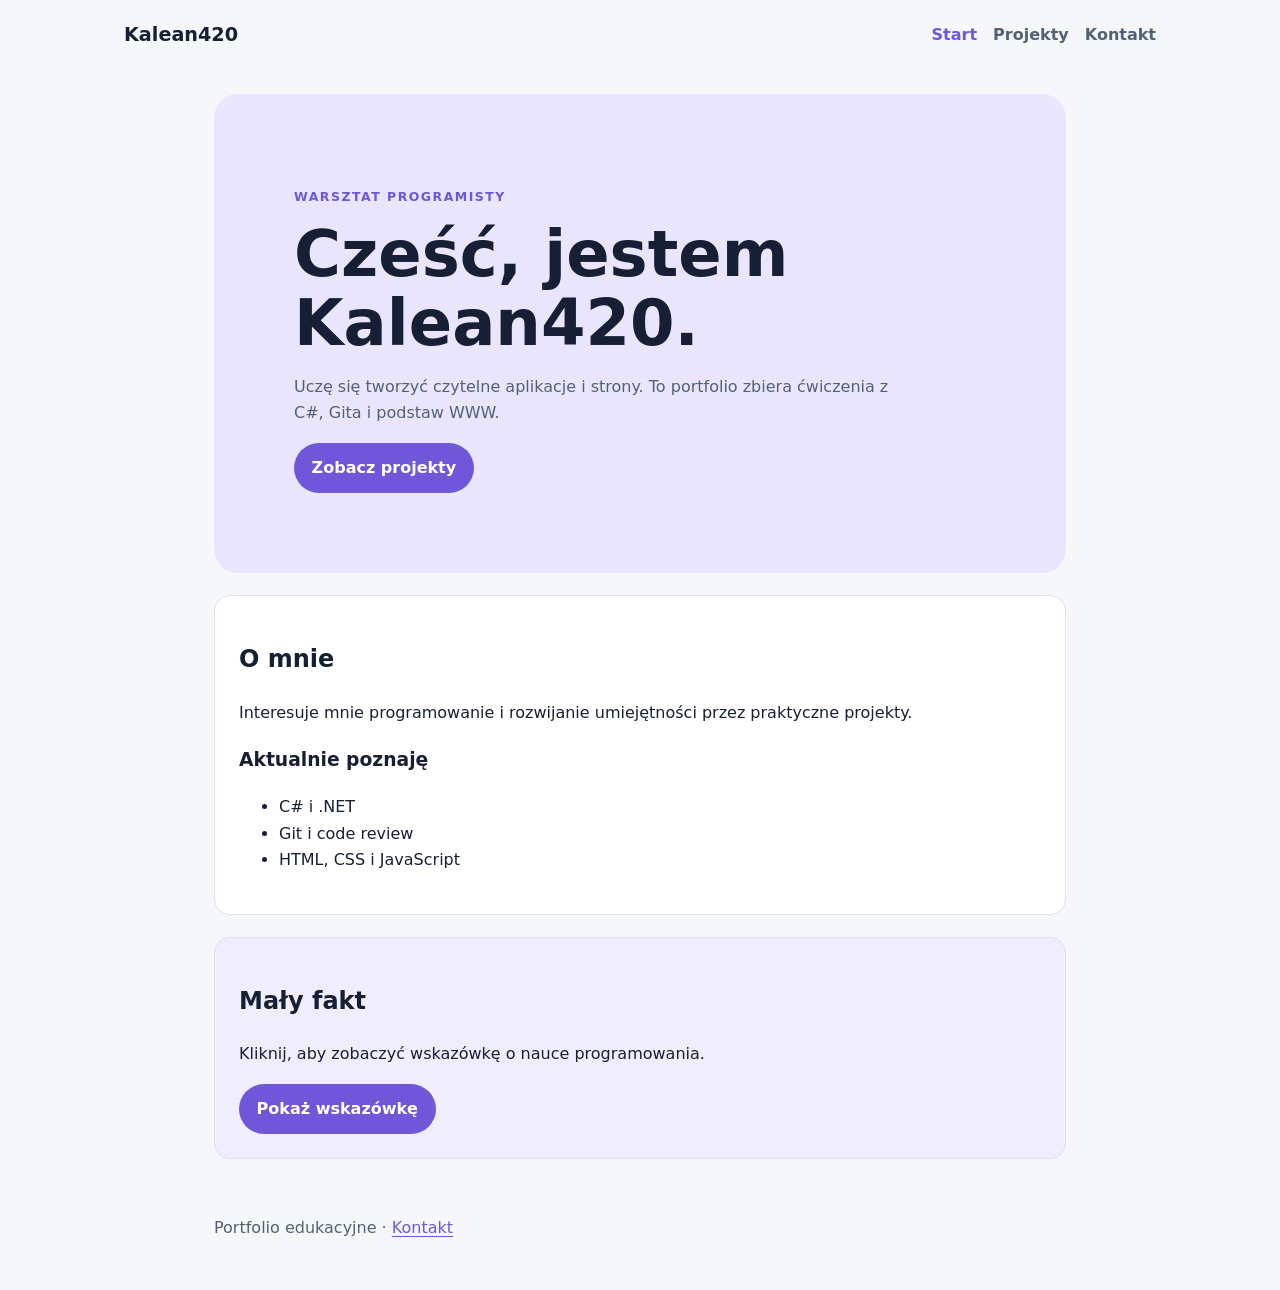
<file: Portfolio/index.html>
<!doctype html><html lang="pl"><head><meta charset="utf-8"><meta name="viewport" content="width=device-width, initial-scale=1"><meta name="description" content="Portfolio programistyczne Kalean420"><title>Kalean420 — portfolio</title><link rel="stylesheet" href="style.css"><script src="script.js" defer></script></head><body>
<header class="site-header"><a class="brand" href="index.html">Kalean420</a><nav aria-label="Główna nawigacja"><a href="index.html" aria-current="page">Start</a><a href="projekty.html">Projekty</a><a href="kontakt.html">Kontakt</a></nav></header>
<main><section class="hero"><p class="eyebrow">Warsztat Programisty</p><h1>Cześć, jestem Kalean420.</h1><p>Uczę się tworzyć czytelne aplikacje i strony. To portfolio zbiera ćwiczenia z C#, Gita i podstaw WWW.</p><a class="button" href="projekty.html">Zobacz projekty</a></section><section class="panel"><h2>O mnie</h2><p>Interesuje mnie programowanie i rozwijanie umiejętności przez praktyczne projekty.</p><h3>Aktualnie poznaję</h3><ul><li>C# i .NET</li><li>Git i code review</li><li>HTML, CSS i JavaScript</li></ul></section><section class="panel accent-panel"><h2>Mały fakt</h2><p id="fact-text">Kliknij, aby zobaczyć wskazówkę o nauce programowania.</p><button id="fact-button" type="button">Pokaż wskazówkę</button></section></main><footer><p>Portfolio edukacyjne · <a href="kontakt.html">Kontakt</a></p></footer></body></html>
</file>
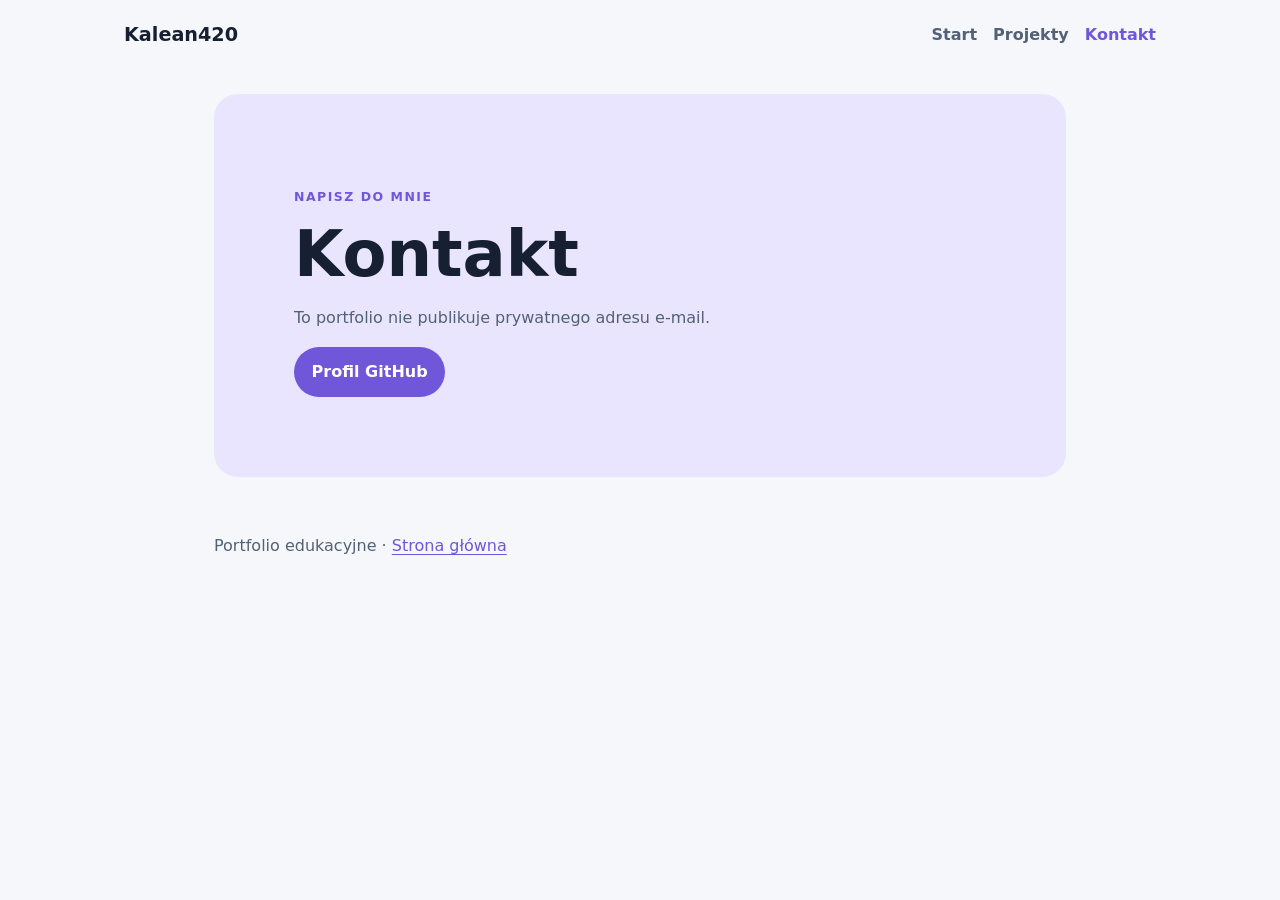
<file: Portfolio/kontakt.html>
<!doctype html><html lang="pl"><head><meta charset="utf-8"><meta name="viewport" content="width=device-width, initial-scale=1"><meta name="description" content="Kontakt z Kalean420"><title>Kontakt — Kalean420</title><link rel="stylesheet" href="style.css"><script src="script.js" defer></script></head><body><header class="site-header"><a class="brand" href="index.html">Kalean420</a><nav aria-label="Główna nawigacja"><a href="index.html">Start</a><a href="projekty.html">Projekty</a><a href="kontakt.html" aria-current="page">Kontakt</a></nav></header><main><section class="page-heading"><p class="eyebrow">Napisz do mnie</p><h1>Kontakt</h1><p>To portfolio nie publikuje prywatnego adresu e-mail.</p><a class="button" href="https://github.com/Kalean420">Profil GitHub</a></section></main><footer><p>Portfolio edukacyjne · <a href="index.html">Strona główna</a></p></footer></body></html>
</file>
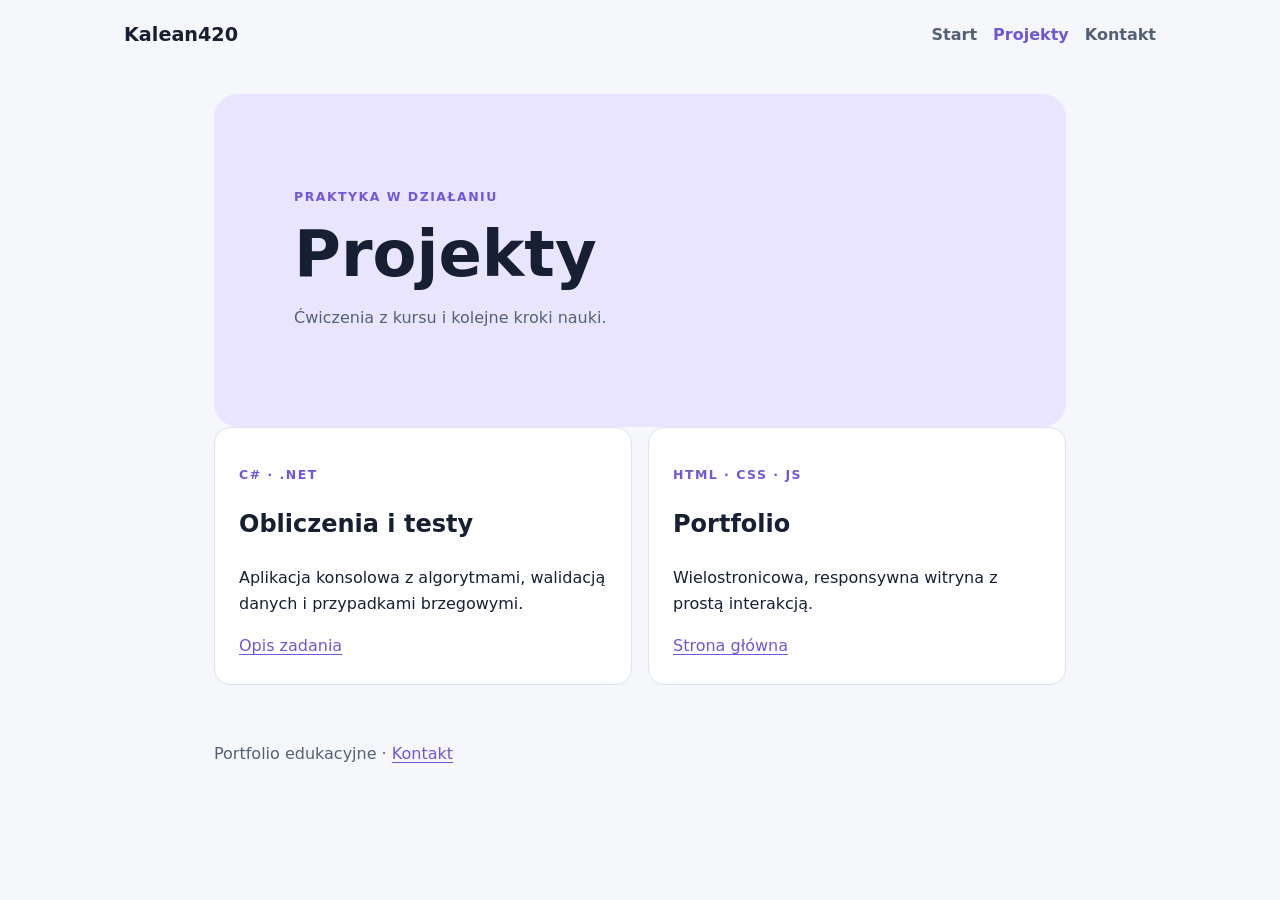
<file: Portfolio/projekty.html>
<!doctype html><html lang="pl"><head><meta charset="utf-8"><meta name="viewport" content="width=device-width, initial-scale=1"><meta name="description" content="Projekty Kalean420"><title>Projekty — Kalean420</title><link rel="stylesheet" href="style.css"><script src="script.js" defer></script></head><body><header class="site-header"><a class="brand" href="index.html">Kalean420</a><nav aria-label="Główna nawigacja"><a href="index.html">Start</a><a href="projekty.html" aria-current="page">Projekty</a><a href="kontakt.html">Kontakt</a></nav></header><main><section class="page-heading"><p class="eyebrow">Praktyka w działaniu</p><h1>Projekty</h1><p>Ćwiczenia z kursu i kolejne kroki nauki.</p></section><section class="cards"><article class="card"><p class="tag">C# · .NET</p><h2>Obliczenia i testy</h2><p>Aplikacja konsolowa z algorytmami, walidacją danych i przypadkami brzegowymi.</p><a href="../src/01-organizacja/04-obliczenia-i-testy/README.md">Opis zadania</a></article><article class="card"><p class="tag">HTML · CSS · JS</p><h2>Portfolio</h2><p>Wielostronicowa, responsywna witryna z prostą interakcją.</p><a href="index.html">Strona główna</a></article></section></main><footer><p>Portfolio edukacyjne · <a href="kontakt.html">Kontakt</a></p></footer></body></html>
</file>
<file: Portfolio/style.css>
:root{--ink:#172033;--muted:#536176;--paper:#f5f7fb;--card:#fff;--accent:#7057d9;--line:#dce2ee}*{box-sizing:border-box}body{margin:0;background:var(--paper);color:var(--ink);font:16px/1.65 system-ui,"Segoe UI",sans-serif}a{color:var(--accent);text-underline-offset:.2em}a:focus-visible,button:focus-visible{outline:3px solid #f0a62e;outline-offset:3px}.site-header{max-width:1080px;margin:auto;padding:1.2rem 1.5rem;display:flex;justify-content:space-between;align-items:center;gap:1rem}.brand{color:var(--ink);font-weight:800;font-size:1.2rem;text-decoration:none}nav{display:flex;flex-wrap:wrap;gap:1rem}nav a{color:var(--muted);text-decoration:none;font-weight:650}nav a[aria-current=page]{color:var(--accent)}main{max-width:900px;margin:auto;padding:1.5rem}.hero,.page-heading{padding:clamp(2rem,7vw,5rem);border-radius:1.5rem;background:#e9e5ff}.hero h1,.page-heading h1{max-width:14ch;margin:.2rem 0 1rem;font-size:clamp(2.2rem,7vw,4rem);line-height:1.08}.hero p:not(.eyebrow),.page-heading p:not(.eyebrow){max-width:60ch;color:var(--muted)}.eyebrow,.tag{color:var(--accent);text-transform:uppercase;letter-spacing:.12em;font-size:.78rem;font-weight:800}.button,button{display:inline-block;border:0;border-radius:999px;padding:.75rem 1.1rem;background:var(--accent);color:white;font:inherit;font-weight:700;text-decoration:none;cursor:pointer}.panel,.card{margin-top:1.4rem;padding:1.5rem;border:1px solid var(--line);border-radius:1rem;background:var(--card)}.accent-panel{background:#f0edff}.cards{display:grid;grid-template-columns:repeat(2,minmax(0,1fr));gap:1rem}.cards .card{margin:0}footer{max-width:900px;margin:auto;padding:1rem 1.5rem 2rem;color:var(--muted)}@media(max-width:600px){.site-header{align-items:flex-start;flex-direction:column}main{padding:1rem}.hero,.page-heading{padding:2rem 1.4rem}.cards{grid-template-columns:1fr}}
</file>
